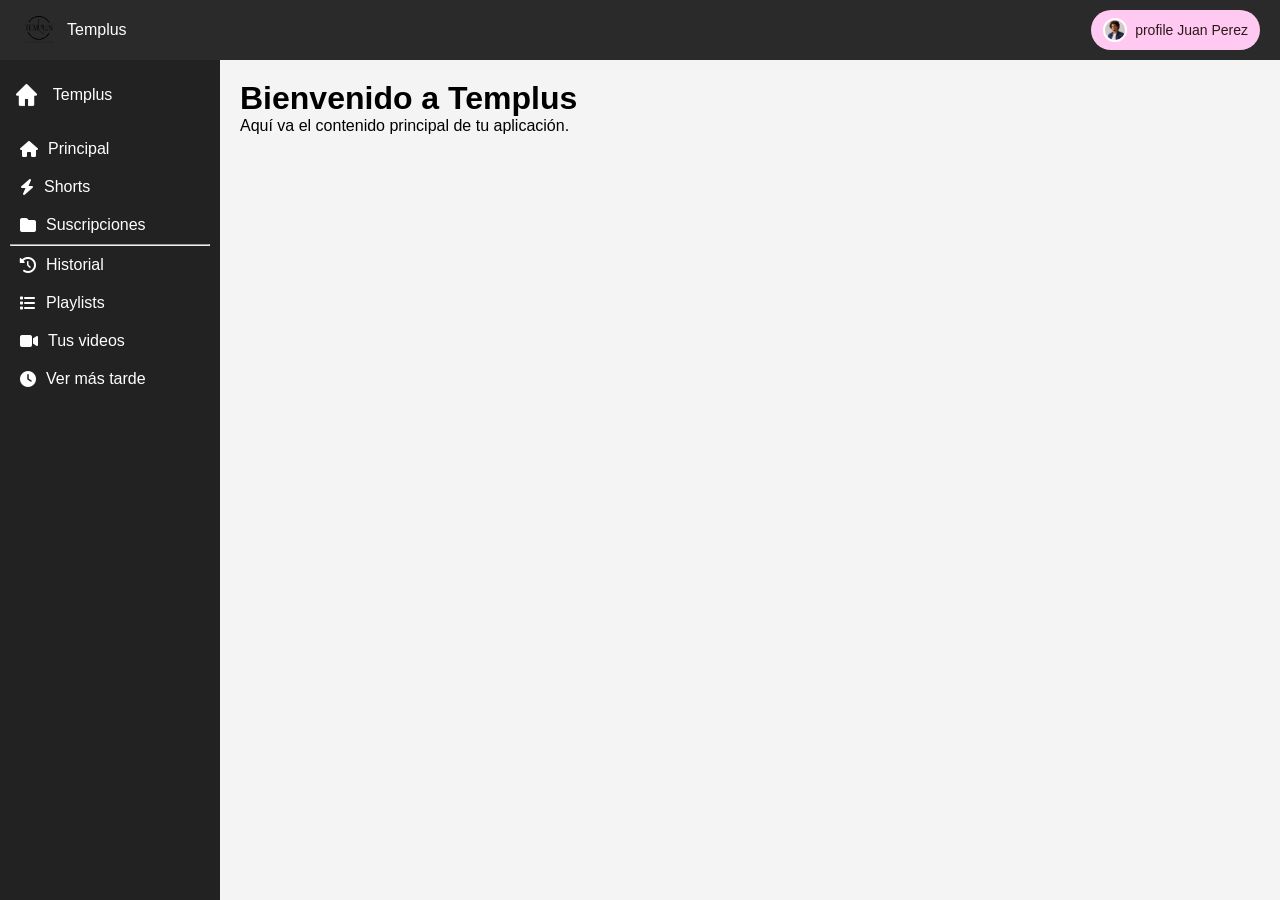
<file: estudiante.html>
<!DOCTYPE html>
<html lang="es">
<head>
    <meta charset="UTF-8">
    <title>Templus</title>
    <link rel="stylesheet" href="estudiante.css">
    <link rel="stylesheet" href="https://cdnjs.cloudflare.com/ajax/libs/font-awesome/6.4.0/css/all.min.css">
</head>
<body>

    <!-- HEADER -->
    <header class="encabezado">
        <div class="logo-header">
            <img src="descarga.png" alt="Logo Templus">
            <span>Templus</span>
        </div>
        <div class="usuario-header" onclick="toggleMenu()">
    <img src="JUANPEREZ.avif" alt="Usuario">
    <span> profile Juan Perez</span>
    <div class="menu-desplegable" id="menuUsuario">
        <p><strong>Usuario:</strong> Juan Pérez</p>
        <p><strong>Email:</strong> juan@example.com</p>
        <hr>
        <a href="#">Cerrar sesión</a>
    </div>
</div>

    </header>

    <!-- MENÚ LATERAL -->
    <aside class="sidebar">
        <div class="logo">
            <img src="logo.png" alt="Logo lateral">
            <span>Templus</span>
        </div>
        <nav>
            <ul>
                <li><i class="fas fa-home"></i> Principal</li>
                <li><i class="fas fa-bolt"></i> Shorts</li>
                <li><i class="fas fa-folder"></i> Suscripciones</li>
                <hr>
                <li><i class="fas fa-history"></i> Historial</li>
                <li><i class="fas fa-list"></i> Playlists</li>
                <li><i class="fas fa-video"></i> Tus videos</li>
                <li><i class="fas fa-clock"></i> Ver más tarde</li>
            </ul>
        </nav>
    </aside>

    <!-- CONTENIDO PRINCIPAL -->
    <main class="contenido">
        <h1>Bienvenido a Templus</h1>
        <p>Aquí va el contenido principal de tu aplicación.</p>
    </main>

</body>
<script>
    function toggleMenu() {
        const menu = document.getElementById("menuUsuario");
        menu.style.display = (menu.style.display === "block") ? "none" : "block";
    }

    // Cerrar el menú si se hace clic fuera de él
    window.addEventListener("click", function(e) {
        const userBtn = document.querySelector(".usuario-header");
        const menu = document.getElementById("menuUsuario");

        if (!userBtn.contains(e.target)) {
            menu.style.display = "none";
        }
    });
</script>

</html>
</file>
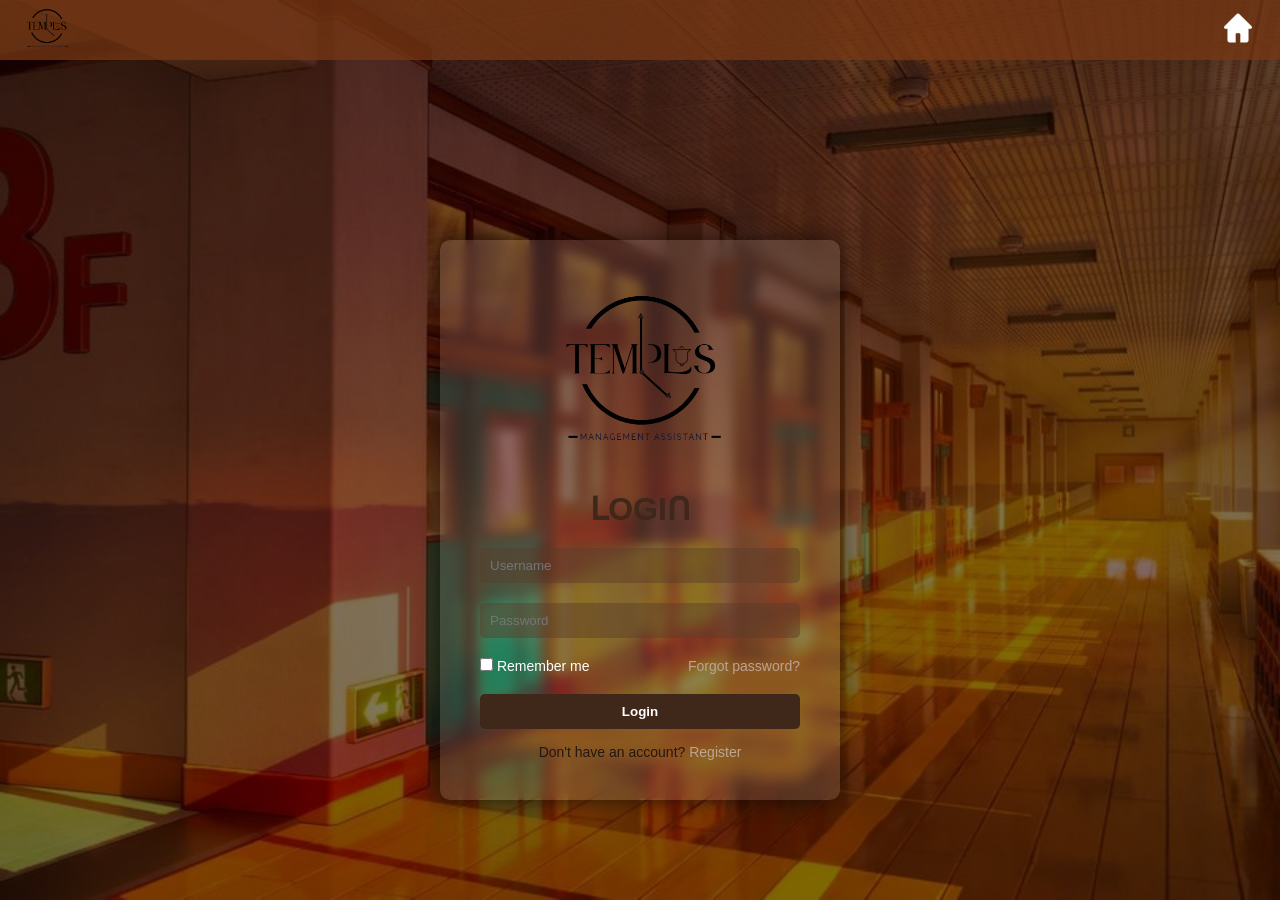
<file: principal.html>
<!DOCTYPE html>
<html lang="es">

<head>
    <meta charset="UTF-8">
    <title>Login con Fondo</title>
    <link rel="stylesheet" href="principal.css">
</head>

<body>

    <!-- HEADER CON LOGO PRINCIPAL Y LINK A INICIO -->
    <header>
        <img src="descarga.png" alt="Logo Header" class="logo-header">
        <a href="bienvenida (3).html" class="home-link">
            <img src="logo.png" alt="Ir a inicio">
        </a>
    </header>

    <!-- CAPA OSCURA SOBRE FONDO -->
    <div class="overlay"></div>

    <!-- LOGIN FORM -->
    <div class="wrapper">
        <form action="">
            <img src="descarga.png" alt="Logo" class="logo">
            <h1>ᒪOGIᑎ</h1>
            <div class="input-box">
                <input type="text" placeholder="Username" required>
            </div>
            <div class="input-box">
                <input type="password" placeholder="Password" required>
            </div>
            <div class="remember-forgot">
                <label><input type="checkbox"> Remember me</label>
                <a href="#">Forgot password?</a>
            </div>
            <button type="submit" class="btn">Login</button>
            <div class="register-link">
                <p>Don't have an account? <a href="#">Register</a></p>
            </div>
        </form>
    </div>

</body>

</html>
</file>
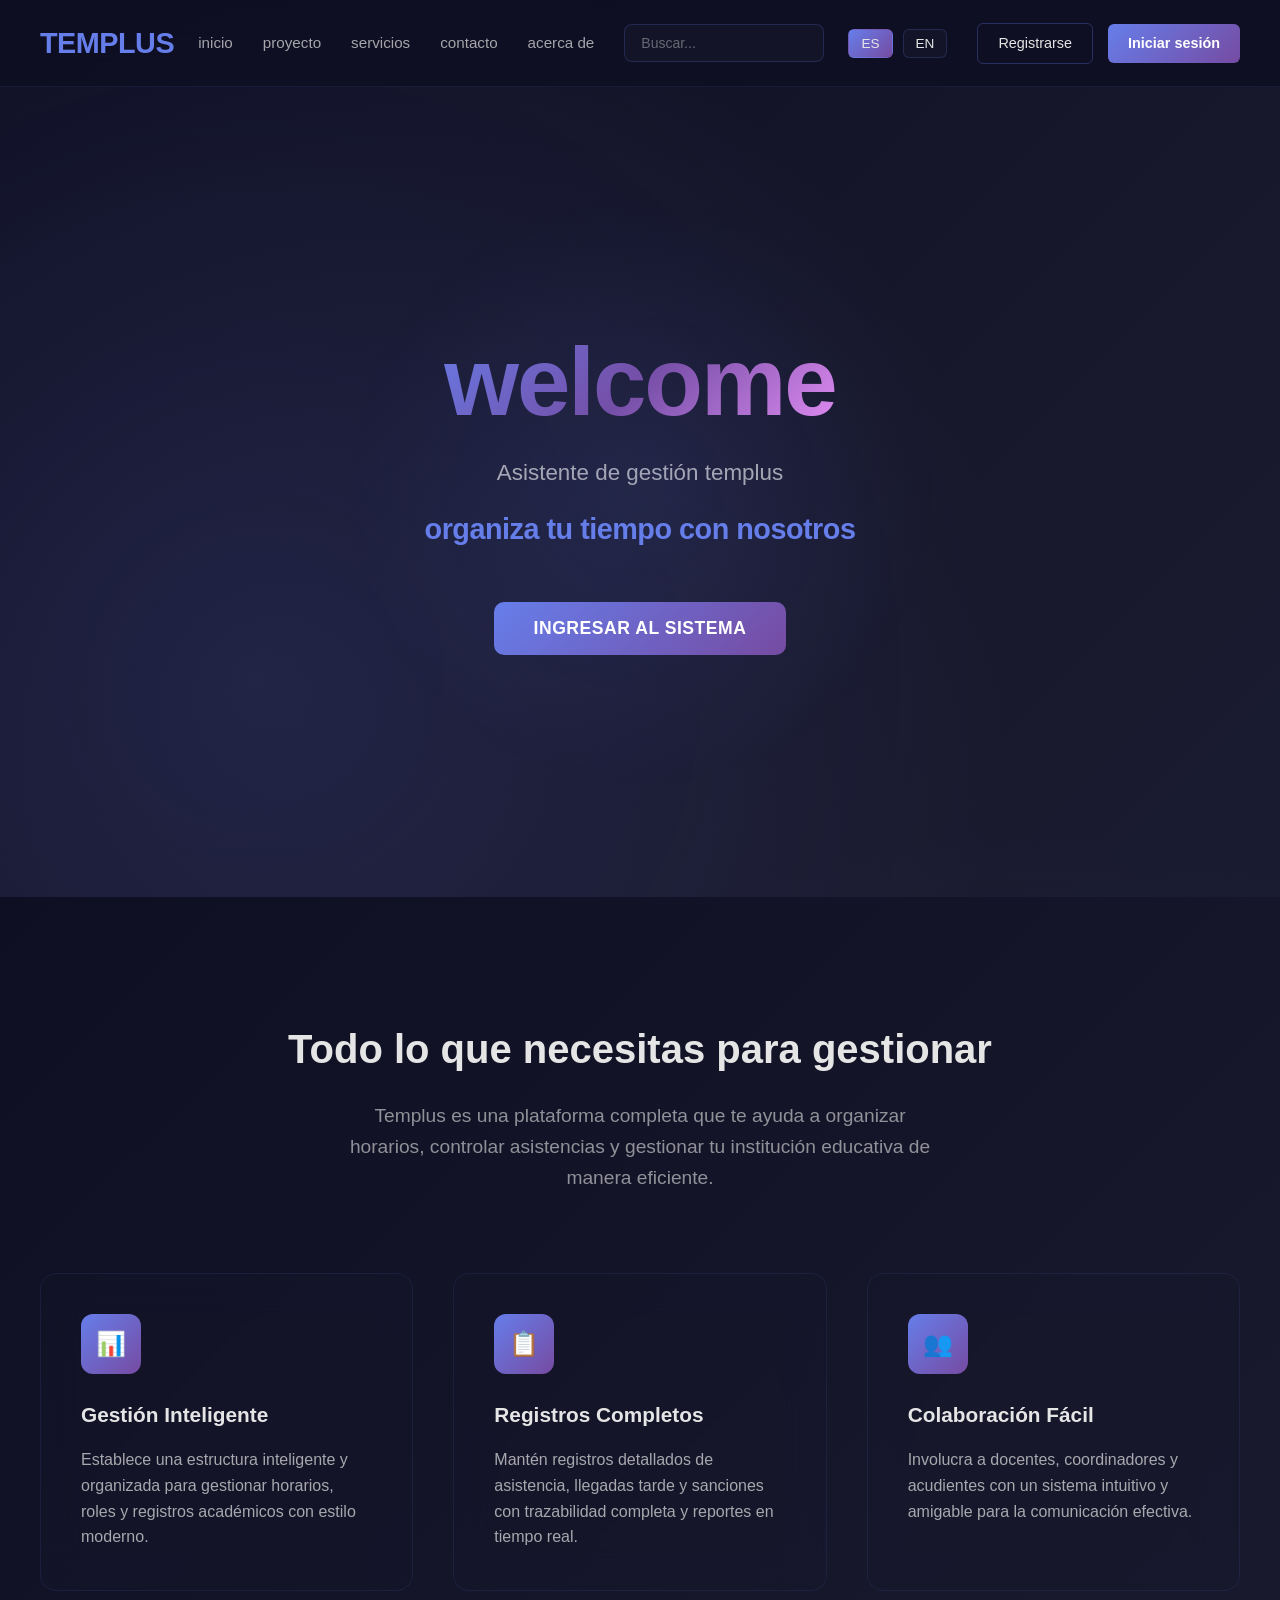
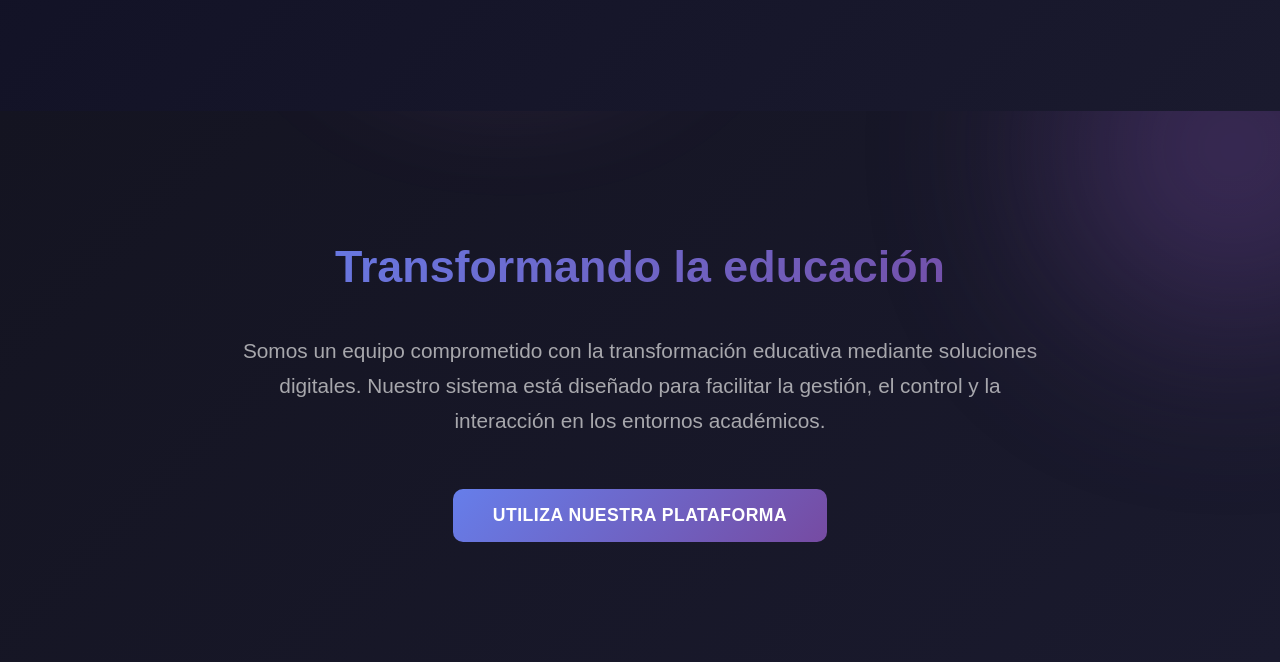
<file: templus-main/pages/bienvenida.html>
<!DOCTYPE html>
<html lang="es">
<head>
  <meta charset="UTF-8" />
  <meta name="viewport" content="width=device-width, initial-scale=1.0" />
  <title>Templus - Management Assistant</title>
  <link rel="stylesheet" href="../styles/bienvenida.css">
</head>
<body>
  <!-- Partículas de fondo -->
  <div class="particles"></div>
  <div class="orb"></div>
  <div class="orb"></div>
  <div class="orb"></div>

  <!-- HEADER -->
  <header>
    <div class="logo">TEMPLUS</div>
    
    <nav class="nav-center">
      <ul class="nav-links">
        <li><a href="#hero" data-translate="nav_home">inicio</a></li>
        <li><a href="#about" data-translate="nav_project">proyecto</a></li>
        <li><a href="#features" data-translate="nav_services">servicios</a></li>
        <li><a href="#contact" onclick="showContactModal()" data-translate="nav_contact">contacto</a></li>
        <li><a href="#about" data-translate="nav_about">acerca de</a></li>
      </ul>
      
      <div class="search-container">
        <input type="text" placeholder="Buscar..." id="search-input" data-translate-placeholder="search_placeholder">
      </div>
    </nav>

    <div class="auth-buttons">
      <div class="language-switcher">
        <button class="language-btn active" onclick="changeLanguage('es')" id="btn-es">ES</button>
        <button class="language-btn" onclick="changeLanguage('en')" id="btn-en">EN</button>
      </div>
      <a href="/templus-main/php/registro.php" class="btn-secondary" data-translate="register">Registrarse</a>
      <a href="login.html" class="btn-primary" data-translate="login">Iniciar sesión</a>
    </div>
  </header>

  <!-- HERO -->
  <section class="hero" id="hero">
    <div class="hero-content">
      <h1 data-translate="hero_title">welcome to templus</h1>
      <p class="hero-subtitle" data-translate="hero_subtitle">Asistente de gestión templus</p>
      <p class="hero-description" data-translate="hero_description">organiza tu tiempo con nosotros</p>
      <button class="hero-cta" onclick="enterSystem()" data-translate="hero_cta">INGRESAR AL SISTEMA</button>
    </div>
  </section>

  <!-- FEATURES -->
  <section class="features" id="features">
    <div class="features-container">
      <div class="features-header">
        <h2 class="features-title" data-translate="features_title">Todo lo que necesitas para gestionar</h2>
        <p class="features-subtitle" data-translate="features_subtitle">Templus es una plataforma completa que te ayuda a organizar horarios, controlar asistencias y gestionar tu institución educativa de manera eficiente.</p>
      </div>
      
      <div class="features-grid">
        <div class="feature-card">
          <div class="feature-icon">📊</div>
          <h3 class="feature-title" data-translate="feature1_title">Gestión Inteligente</h3>
          <p class="feature-description" data-translate="feature1_description">Establece una estructura inteligente y organizada para gestionar horarios, roles y registros académicos con estilo moderno.</p>
        </div>

        <div class="feature-card">
          <div class="feature-icon">📋</div>
          <h3 class="feature-title" data-translate="feature2_title">Registros Completos</h3>
          <p class="feature-description" data-translate="feature2_description">Mantén registros detallados de asistencia, llegadas tarde y sanciones con trazabilidad completa y reportes en tiempo real.</p>
        </div>

        <div class="feature-card">
          <div class="feature-icon">👥</div>
          <h3 class="feature-title" data-translate="feature3_title">Colaboración Fácil</h3>
          <p class="feature-description" data-translate="feature3_description">Involucra a docentes, coordinadores y acudientes con un sistema intuitivo y amigable para la comunicación efectiva.</p>
        </div>
      </div>
    </div>
  </section>

  <!-- ABOUT -->
  <section class="about" id="about">
    <div class="about-container">
      <h2 class="about-title" data-translate="about_title">Transformando la educación</h2>
      <p class="about-description" data-translate="about_description">
        Somos un equipo comprometido con la transformación educativa mediante soluciones digitales. 
        Nuestro sistema está diseñado para facilitar la gestión, el control y la interacción en los entornos académicos.
      </p>
      <button class="hero-cta" onclick="usePlatform()" data-translate="about_cta">Utiliza nuestra plataforma</button>
    </div>
  </section>

  <!-- Modal de Contact -->
  <div id="contactModal" class="modal">
    <div class="modal-content">
      <span class="close" onclick="closeModal('contactModal')">&times;</span>
      <h2 data-translate="contact_title">Contacto</h2>
      <p data-translate="contact_message">Email:templus@gmail.com<br>Teléfono: +57 321 6063045<br>Medellín, Antioquia, Colombia</p>
      <button class="btn-primary" onclick="closeModal('contactModal')" data-translate="close">Cerrar</button>
    </div>
  </div>

  <!-- Modal de System -->
  <div id="systemModal" class="modal">
    <div class="modal-content">
      <span class="close" onclick="closeModal('systemModal')">&times;</span>
      <h2 data-translate="system_title">Acceso al Sistema</h2>
      <p data-translate="system_message">El sistema completo estará disponible próximamente. ¡Gracias por tu interés!</p>
      <button class="btn-primary" onclick="closeModal('systemModal')" data-translate="close">Cerrar</button>
    </div>
  </div>

  <script src="../js/bienvenida.js"></script>
</body>
</html>
</file>
<file: estudiante.css>
/* RESETEO GENERAL */
* {
    margin: 0;
    padding: 0;
    box-sizing: border-box;
}

body {
    font-family: Arial, sans-serif;
    background-color: #f4f4f4;
    padding-top: 60px; /* espacio para el header */
    display: flex;
}

/* HEADER FIJO SUPERIOR */
.encabezado {
    position: fixed;
    top: 0;
    left: 0;
    width: 100%;
    height: 60px;
    background-color: rgba(20, 20, 20, 0.9);
    color: white;
    display: flex;
    justify-content: space-between;
    align-items: center;
    padding: 0 20px;
    z-index: 1000;
}

.logo-header {
    display: flex;
    align-items: center;
    gap: 10px;
}

.logo-header img {
    height: 35px;
}

.boton-header a {
    color: white;
    text-decoration: none;
    font-weight: bold;
}

.boton-header a:hover {
    text-decoration: underline;
}

/* SIDEBAR IZQUIERDO */
.sidebar {
    width: 220px;
    background-color: #222;
    color: white;
    position: fixed;
    top: 60px; /* debajo del header */
    left: 0;
    bottom: 0;
    padding: 20px 10px;
    overflow-y: auto;
}

.sidebar .logo {
    display: flex;
    align-items: center;
    gap: 10px;
    margin-bottom: 20px;
}

.sidebar .logo img {
    height: 30px;
}

.sidebar ul {
    list-style: none;
}

.sidebar ul li {
    padding: 10px;
    display: flex;
    align-items: center;
    gap: 10px;
    cursor: pointer;
}

.sidebar ul li:hover {
    background-color: #333;
}

/* CONTENIDO PRINCIPAL */
.contenido {
    margin-left: 220px; /* espacio para el sidebar */
    padding: 20px;
    flex: 1;
}
/* BOTÓN DE USUARIO EN HEADER */
.usuario-header {
    position: relative;
    background-color: #ffc9f1;
    color: #2c1a1a;
    padding: 8px 12px;
    border-radius: 25px;
    display: flex;
    align-items: center;
    cursor: pointer;
    gap: 8px;
    font-size: 14px;
}

.usuario-header img {
    width: 24px;
    height: 24px;
    border-radius: 50%;
    object-fit: cover;
    border: 2px solid white;
}

/* MENÚ DESPLEGABLE DEL USUARIO */
.menu-desplegable {
    position: absolute;
    top: 45px;
    right: 0;
    background-color: #fff;
    color: #333;
    border-radius: 10px;
    box-shadow: 0 4px 8px rgba(0,0,0,0.2);
    padding: 10px 15px;
    display: none;
    min-width: 200px;
    z-index: 999;
}

.menu-desplegable p {
    margin: 5px 0;
}

.menu-desplegable a {
    display: block;
    margin-top: 10px;
    color: #e6005c;
    text-decoration: none;
    font-weight: bold;
}

.menu-desplegable a:hover {
    text-decoration: underline;
}
</file>
<file: principal.css>
/* RESET GENERAL */
* {
    box-sizing: border-box;
    margin: 0;
    padding: 0;
}

/* FONDO GENERAL */
body {
    background-image: url('salon.jpg');
    background-size: cover;
    background-position: center;
    background-repeat: no-repeat;
    color: #251810;
    font-family: 'Segoe UI', sans-serif;
    height: 100vh;
    position: relative;
}

/* CAPA OSCURA SOBRE EL FONDO */
.overlay {
    position: fixed;
    top: 0;
    left: 0;
    width: 100%;
    height: 100%;
    background-color: rgba(0, 0, 0, 0.5);
    z-index: -1;
}

/* HEADER */
header {
    width: 100%;
    height: 60px;
    background-color: rgba(119, 56, 20, 0.75);
    display: flex;
    align-items: center;
    justify-content: space-between;
    padding: 0 20px;
    position: absolute;
    top: 0;
    left: 0;
    z-index: 10;
}

.logo-header {
    height: 50px;
}

.home-link img {
    height: 40px;
    cursor: pointer;
    transition: transform 0.2s ease;
}

.home-link img:hover {
    transform: scale(1.1);
}

/* CONTENEDOR PRINCIPAL DEL FORMULARIO */
.wrapper {
    display: flex;
    justify-content: center;
    align-items: center;
    padding-top: 200px; /* Altura del header */
    height: calc(100vh - 60px); /* Resta el alto del header */
}

/* FORMULARIO */
form {
    width: 100%;
    max-width: 400px;
    background: rgba(255, 255, 255, 0.12);
    padding: 40px;
    border-radius: 10px;
    box-shadow: 0 0 20px rgba(17, 10, 6, 0.7);
    backdrop-filter: blur(6px);
    -webkit-backdrop-filter: blur(6px);
}

/* LOGO EN EL FORMULARIO */
.logo {
    display: block;
    margin: 0 auto 20px auto;
    width: 200px;
    height: auto;
}

/* TÍTULO */
h1 {
    text-align: center;
    margin-bottom: 20px;
    color: #3f2719;
}

/* INPUTS */
.input-box {
    margin-bottom: 20px;
}

.input-box input {
    width: 100%;
    padding: 10px;
    border: none;
    background: rgba(90, 59, 41, 0.46);
    color: white;
    border-radius: 5px;
}

/* RECORDAR CONTRASEÑA */
.remember-forgot {
    display: flex;
    justify-content: space-between;
    font-size: 14px;
    margin-bottom: 20px;
    color: #ffffff;
}

.remember-forgot a {
    color: #bfa393;
    text-decoration: none;
}

/* BOTÓN LOGIN */
.btn {
    width: 100%;
    padding: 10px;
    background: #3f2719;
    color: white;
    border: none;
    border-radius: 5px;
    font-weight: bold;
    cursor: pointer;
    transition: 0.3s ease;
}

.btn:hover {
    background: #6b422a;
}

/* REGISTRO */
.register-link {
    text-align: center;
    margin-top: 15px;
    font-size: 14px;
}

.register-link a {
    color: #bfa393;
    text-decoration: none;
}
</file>
<file: templus-main/styles/bienvenida.css>
/* Reset básico */
    * {
      margin: 0;
      padding: 0;
      box-sizing: border-box;
    }

    body {
      font-family: -apple-system, BlinkMacSystemFont, 'Segoe UI', Roboto, 'Helvetica Neue', Arial, sans-serif;
      background: radial-gradient(circle at 20% 30%, rgba(102, 126, 234, 0.15), transparent 40%),
                  radial-gradient(circle at 80% 70%, rgba(118, 75, 162, 0.15), transparent 40%),
                  linear-gradient(135deg, #0f0f23 0%, #1a1a2e 50%, #16213e 100%);
      color: #e5e5e5;
      line-height: 1.6;
      overflow-x: hidden;
      min-height: 100vh;
      position: relative;
    }

    /* Partículas sutiles */
    .particles {
      position: fixed;
      top: 0;
      left: 0;
      width: 100%;
      height: 100%;
      pointer-events: none;
      z-index: 0;
    }

    .particle {
      position: absolute;
      width: 5px;
      height: 5px;
      background: linear-gradient(45deg, #667eea, #764ba2);
      border-radius: 50%;
      opacity: 0;
      animation: float 12s infinite linear;
    }

    @keyframes float {
      0% {
        transform: translateY(100vh) rotate(0deg);
        opacity: 0.8;
      }
      100% {
        transform: translateY(-100vh) rotate(360deg);
        opacity: 0;
      }
    }

    /* Orbes decorativos */
    .orb {
      position: absolute;
      border-radius: 50%;
      filter: blur(100px);
      opacity: 0.4;
      animation: floatOrb 12s infinite ease-in-out alternate;
      z-index: 0;
    }

    .orb:nth-child(1) {
      width: 400px;
      height: 400px;
      background: #667eea;
      top: 10%;
      left: -10%;
    }

    .orb:nth-child(2) {
      width: 350px;
      height: 350px;
      background: #764ba2;
      bottom: 15%;
      right: -10%;
      animation-delay: 3s;
    }

    .orb:nth-child(3) {
      width: 250px;
      height: 250px;
      background: #f093fb;
      top: 60%;
      left: 30%;
      animation-delay: 6s;
    }

    @keyframes floatOrb {
      0% { transform: translateY(0px) translateX(0px) scale(1); }
      50% { transform: translateY(-30px) translateX(20px) scale(1.05); }
      100% { transform: translateY(0px) translateX(0px) scale(1); }
    }

    /* HEADER limpio y moderno */
    header {
      background: rgba(15, 15, 35, 0.95);
      backdrop-filter: blur(20px);
      padding: 20px 40px;
      display: flex;
      justify-content: space-between;
      align-items: center;
      border-bottom: 1px solid rgba(102, 126, 234, 0.1);
      position: sticky;
      top: 0;
      z-index: 1000;
    }

    .logo {
      font-size: 1.8rem;
      font-weight: 800;
      color: #667eea;
      letter-spacing: -0.5px;
    }

    .nav-center {
      display: flex;
      align-items: center;
      gap: 30px;
    }

    .nav-links {
      display: flex;
      gap: 30px;
      list-style: none;
    }

    .nav-links a {
      color: rgba(229, 229, 229, 0.7);
      text-decoration: none;
      font-weight: 500;
      transition: all 0.3s ease;
      font-size: 0.95rem;
      cursor: pointer;
    }

    .nav-links a:hover {
      color: #667eea;
    }

    .search-container {
      position: relative;
    }

    .search-container input {
      padding: 10px 16px;
      border-radius: 8px;
      border: 1px solid rgba(102, 126, 234, 0.2);
      background: rgba(26, 26, 46, 0.6);
      color: #e5e5e5;
      width: 200px;
      font-size: 14px;
      transition: all 0.3s ease;
    }

    .search-container input:focus {
      outline: none;
      border-color: #667eea;
      box-shadow: 0 0 0 3px rgba(102, 126, 234, 0.1);
    }

    .search-container input::placeholder {
      color: rgba(229, 229, 229, 0.4);
    }

    .auth-buttons {
      display: flex;
      gap: 15px;
      align-items: center;
    }

    /* Selector de idioma */
    .language-switcher {
      display: flex;
      align-items: center;
      gap: 10px;
      margin-right: 15px;
    }

    .language-btn {
      background: rgba(26, 26, 46, 0.6);
      border: 1px solid rgba(102, 126, 234, 0.2);
      color: #e5e5e5;
      padding: 6px 12px;
      border-radius: 6px;
      cursor: pointer;
      transition: all 0.3s ease;
      font-size: 0.85rem;
      font-weight: 500;
    }

    .language-btn:hover {
      border-color: #667eea;
      background: rgba(102, 126, 234, 0.1);
    }

    .language-btn.active {
      background: linear-gradient(135deg, #667eea 0%, #764ba2 100%);
      border-color: transparent;
    }

    .btn-secondary {
      padding: 8px 20px;
      background: transparent;
      color: #e5e5e5;
      border: 1px solid rgba(102, 126, 234, 0.3);
      border-radius: 6px;
      text-decoration: none;
      font-weight: 500;
      transition: all 0.3s ease;
      font-size: 0.9rem;
      cursor: pointer;
    }

    .btn-secondary:hover {
      border-color: #667eea;
      background: rgba(102, 126, 234, 0.1);
    }

    .btn-primary {
      padding: 8px 20px;
      background: linear-gradient(135deg, #667eea 0%, #764ba2 100%);
      color: white;
      border: none;
      border-radius: 6px;
      text-decoration: none;
      font-weight: 600;
      transition: all 0.3s ease;
      font-size: 0.9rem;
      cursor: pointer;
    }

    .btn-primary:hover {
      transform: translateY(-1px);
      box-shadow: 0 10px 25px rgba(102, 126, 234, 0.3);
    }

    /* Modal styles */
    .modal {
      display: none;
      position: fixed;
      z-index: 2000;
      left: 0;
      top: 0;
      width: 100%;
      height: 100%;
      background-color: rgba(0, 0, 0, 0.8);
      backdrop-filter: blur(10px);
    }

    .modal-content {
      background: linear-gradient(135deg, #1a1a2e 0%, #16213e 100%);
      margin: 10% auto;
      padding: 40px;
      border: 1px solid rgba(102, 126, 234, 0.2);
      border-radius: 16px;
      width: 90%;
      max-width: 400px;
      text-align: center;
      position: relative;
      animation: modalSlideIn 0.3s ease-out;
    }

    @keyframes modalSlideIn {
      from {
        opacity: 0;
        transform: translateY(-50px);
      }
      to {
        opacity: 1;
        transform: translateY(0);
      }
    }

    .close {
      position: absolute;
      right: 15px;
      top: 15px;
      font-size: 28px;
      font-weight: bold;
      color: #aaa;
      cursor: pointer;
      transition: color 0.3s;
    }

    .close:hover {
      color: #667eea;
    }

    .modal h2 {
      color: #667eea;
      margin-bottom: 20px;
      font-size: 1.5rem;
    }

    .modal p {
      margin-bottom: 20px;
      color: rgba(229, 229, 229, 0.8);
    }

    /* HERO minimalista y elegante */
    .hero {
      min-height: 90vh;
      display: flex;
      flex-direction: column;
      align-items: center;
      justify-content: center;
      text-align: center;
      position: relative;
      z-index: 1;
      padding: 0 20px;
    }

    .hero-content {
      max-width: 800px;
      animation: fadeInUp 1s ease-out;
    }

    @keyframes fadeInUp {
      from {
        opacity: 0;
        transform: translateY(30px);
      }
      to {
        opacity: 1;
        transform: translateY(0);
      }
    }

    .hero h1 {
      font-size: clamp(3rem, 8vw, 6rem);
      font-weight: 800;
      margin-bottom: 20px;
      background: linear-gradient(135deg, #667eea 0%, #764ba2 50%, #f093fb 100%);
      -webkit-background-clip: text;
      -webkit-text-fill-color: transparent;
      background-clip: text;
      line-height: 1.1;
      letter-spacing: -2px;
    }

    .hero-subtitle {
      font-size: 1.4rem;
      color: rgba(229, 229, 229, 0.7);
      margin-bottom: 15px;
      font-weight: 400;
    }

    .hero-description {
      font-size: 1.8rem;
      color: #667eea;
      margin-bottom: 50px;
      font-weight: 600;
      letter-spacing: -0.5px;
    }

    .hero-cta {
      padding: 16px 40px;
      background: linear-gradient(135deg, #667eea 0%, #764ba2 100%);
      color: white;
      border: none;
      border-radius: 10px;
      font-size: 1.1rem;
      font-weight: 600;
      cursor: pointer;
      transition: all 0.3s ease;
      text-transform: uppercase;
      letter-spacing: 0.5px;
      text-decoration: none;
      display: inline-block;
      position: relative;
      overflow: hidden;
    }

    .hero-cta::before {
      content: '';
      position: absolute;
      top: 0;
      left: -100%;
      width: 100%;
      height: 100%;
      background: linear-gradient(90deg, transparent, rgba(255,255,255,0.2), transparent);
      transition: left 0.5s;
    }

    .hero-cta:hover::before {
      left: 100%;
    }

    .hero-cta:hover {
      transform: translateY(-2px);
      box-shadow: 0 15px 35px rgba(102, 126, 234, 0.4);
    }

    /* Orbe decorativo de fondo */
    .hero::before {
      content: '';
      position: absolute;
      top: 50%;
      left: 50%;
      transform: translate(-50%, -50%);
      width: 600px;
      height: 600px;
      background: radial-gradient(circle, rgba(102, 126, 234, 0.1) 0%, transparent 70%);
      border-radius: 50%;
      animation: pulse 4s ease-in-out infinite;
    }

    @keyframes pulse {
      0%, 100% { 
        transform: translate(-50%, -50%) scale(1);
        opacity: 0.3;
      }
      50% { 
        transform: translate(-50%, -50%) scale(1.1);
        opacity: 0.5;
      }
    }

    /* FEATURES modernizadas */
    .features {
      padding: 120px 40px;
      background: linear-gradient(135deg, #0f0f23 0%, #1a1a2e 100%);
      position: relative;
    }

    .features-container {
      max-width: 1200px;
      margin: 0 auto;
    }

    .features-header {
      text-align: center;
      margin-bottom: 80px;
    }

    .features-title {
      font-size: 2.5rem;
      font-weight: 700;
      color: #e5e5e5;
      margin-bottom: 20px;
    }

    .features-subtitle {
      font-size: 1.2rem;
      color: rgba(229, 229, 229, 0.6);
      max-width: 600px;
      margin: 0 auto;
    }

    .features-grid {
      display: grid;
      grid-template-columns: repeat(auto-fit, minmax(350px, 1fr));
      gap: 40px;
    }

    .feature-card {
      background: rgba(26, 26, 46, 0.3);
      backdrop-filter: blur(20px);
      border: 1px solid rgba(102, 126, 234, 0.1);
      border-radius: 16px;
      padding: 40px;
      transition: all 0.4s ease;
      position: relative;
      overflow: hidden;
    }

    .feature-card::before {
      content: '';
      position: absolute;
      top: 0;
      left: 0;
      right: 0;
      bottom: 0;
      background: linear-gradient(135deg, rgba(102, 126, 234, 0.05) 0%, transparent 50%);
      opacity: 0;
      transition: opacity 0.3s ease;
    }

    .feature-card:hover::before {
      opacity: 1;
    }

    .feature-card:hover {
      transform: translateY(-8px);
      border-color: rgba(102, 126, 234, 0.3);
      box-shadow: 0 20px 40px rgba(0, 0, 0, 0.3);
    }

    .feature-icon {
      width: 60px;
      height: 60px;
      background: linear-gradient(135deg, #667eea, #764ba2);
      border-radius: 12px;
      display: flex;
      align-items: center;
      justify-content: center;
      margin-bottom: 24px;
      font-size: 24px;
    }

    .feature-title {
      font-size: 1.3rem;
      font-weight: 600;
      color: #e5e5e5;
      margin-bottom: 16px;
    }

    .feature-description {
      color: rgba(229, 229, 229, 0.7);
      line-height: 1.6;
    }

    /* ABOUT simplificado */
    .about {
      padding: 120px 40px;
      background: linear-gradient(135deg, #141421 0%, #1a1a2e 100%);
      text-align: center;
    }

    .about-container {
      max-width: 800px;
      margin: 0 auto;
    }

    .about-title {
      font-size: 2.8rem;
      font-weight: 700;
      margin-bottom: 30px;
      background: linear-gradient(135deg, #667eea, #764ba2);
      -webkit-background-clip: text;
      -webkit-text-fill-color: transparent;
      background-clip: text;
    }

    .about-description {
      font-size: 1.3rem;
      color: rgba(229, 229, 229, 0.7);
      margin-bottom: 50px;
      line-height: 1.7;
    }

    /* Responsive */
    @media (max-width: 768px) {
      header {
        padding: 15px 20px;
        flex-direction: column;
        gap: 20px;
      }

      .nav-center {
        order: 2;
        flex-direction: column;
        gap: 20px;
      }

      .auth-buttons {
        order: 1;
        flex-wrap: wrap;
      }

      .language-switcher {
        margin-right: 0;
        margin-bottom: 10px;
      }

      .nav-links {
        gap: 20px;
      }

      .search-container input {
        width: 250px;
      }

      .hero {
        padding: 40px 20px;
        min-height: 80vh;
      }

      .features-grid {
        grid-template-columns: 1fr;
        gap: 30px;
      }

      .feature-card {
        padding: 30px;
      }

      .features, .about {
        padding: 80px 20px;
      }

      .modal-content {
        margin: 20% auto;
        padding: 30px;
      }
    }

    /* Smooth scrolling */
    html {
      scroll-behavior: smooth;
    }
</file>
